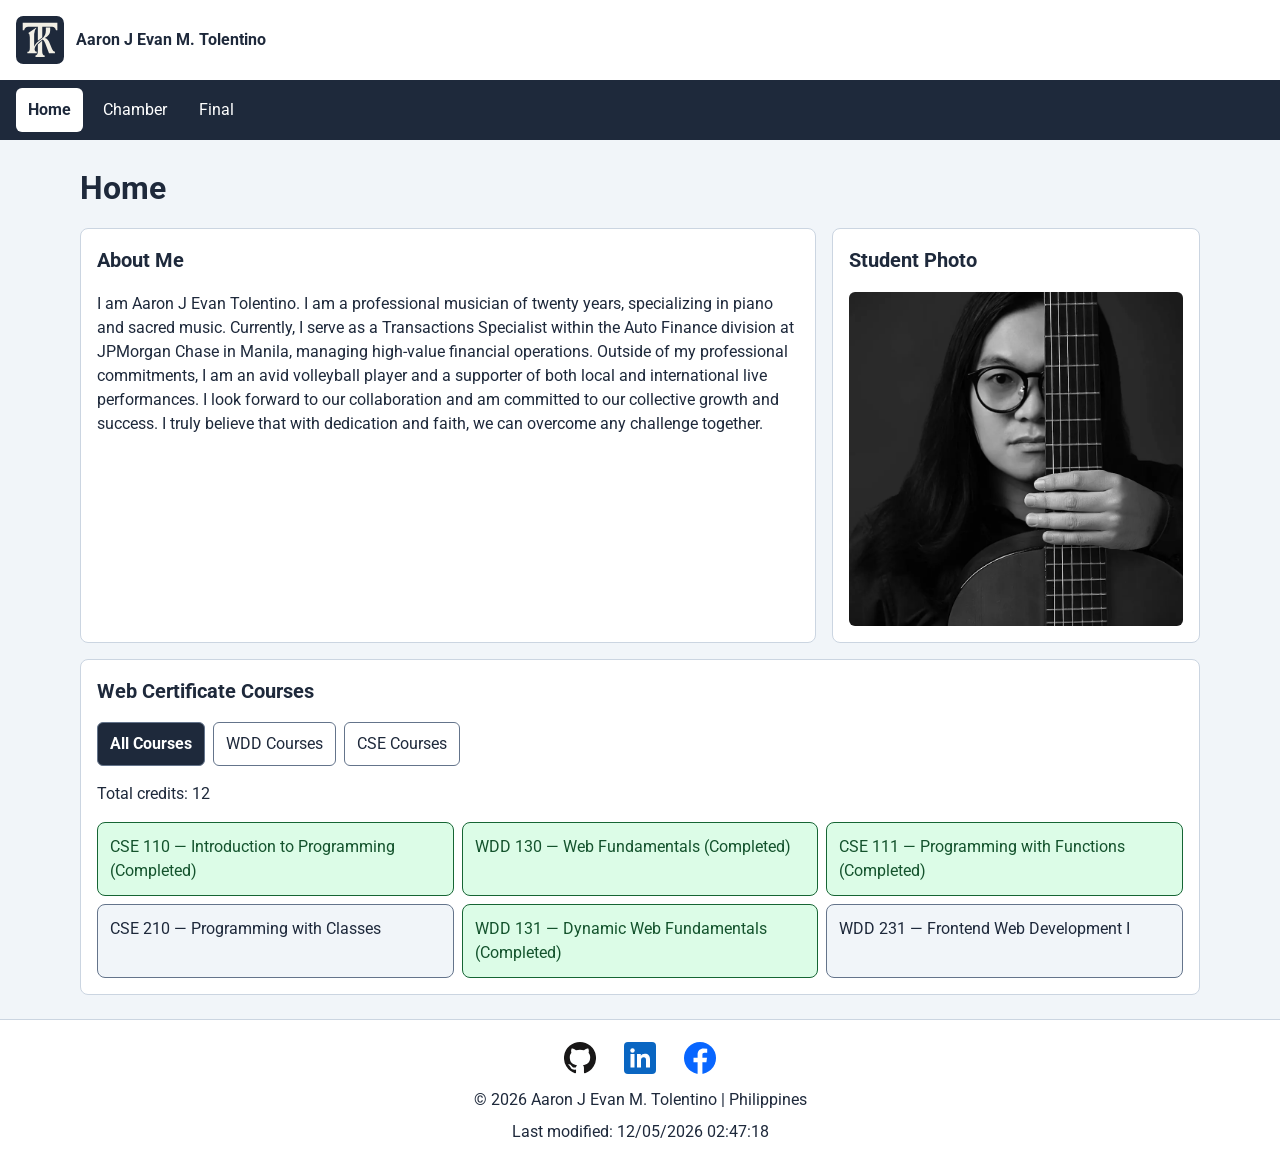
<file: index.html>
<!DOCTYPE html>
<html lang="en">

<head>
    <meta charset="UTF-8">
    <meta name="viewport" content="width=device-width, initial-scale=1.0">
    <meta name="description" content="My WDD 231 course home page and web development projects.">
    <meta name="author" content="Aaron J Evan M. Tolentino">
    <title>Home | WDD 231 | Aaron J Evan M. Tolentino</title>
    <meta property="og:title" content="WDD 231: Web Frontend Development I | Aaron J Evan Tolentino">
    <meta property="og:description"
        content="Meet Aaron J Evan Tolentino, a musician, banker, and volleyball enthusiast based in Manila. Explore his web development coursework and resources.">
    <meta property="og:image" content="https://jettolentino25.github.io/wdd231/images/profile.webp">
    <meta property="og:url" content="https://jettolentino25.github.io/wdd231/">

    <link rel="icon" href="favicon.ico">
    <link rel="preconnect" href="https://fonts.googleapis.com">
    <link rel="preconnect" href="https://fonts.gstatic.com" crossorigin>
    <link rel="stylesheet" href="https://fonts.googleapis.com/css2?family=Roboto:wght@400;700&amp;display=swap">
    <link rel="stylesheet" href="styles/normalize.css">
    <link rel="stylesheet" href="styles/small.css">
    <link rel="stylesheet" href="styles/larger.css">

    <script src="scripts/course.js" defer></script>
    <script src="scripts/date.js" defer></script>
    <script src="scripts/navigation.js" defer></script>
</head>

<body>
    <header>
        <img src="images/logo.svg" alt="" width="48" height="48">
        <span>Aaron J Evan M. Tolentino</span>

        <button type="button" id="menu-button" aria-controls="main-nav" aria-expanded="false"
            aria-label="Toggle navigation" hidden>
            ☰
        </button>
    </header>

    <nav id="main-nav" aria-label="Main navigation">
        <a href="index.html" aria-current="page">Home</a>
        <a href="chamber/">Chamber</a>
        <a href="final/">Final</a>
    </nav>

    <main>
        <h1>Home</h1>

        <section>
            <h2>About Me</h2>
            <p>
                I am Aaron J Evan Tolentino. I am a professional musician of twenty years,
                specializing in piano and sacred music. Currently, I serve as a Transactions
                Specialist within the Auto Finance division at JPMorgan Chase in Manila, managing
                high-value financial operations. Outside of my professional commitments, I am an
                avid volleyball player and a supporter of both local and international live
                performances. I look forward to our collaboration and am committed to our collective
                growth and success. I truly believe that with dedication and faith, we can overcome
                any challenge together.
            </p>
        </section>

        <section>
            <h2>Student Photo</h2>
            <img src="images/profile.webp" alt="Portrait of Aaron J Evan M. Tolentino" width="900" height="900">
        </section>

        <section class="courses-section">
            <h2>Web Certificate Courses</h2>

            <div class="course-filters" role="group" aria-label="Filter courses">
                <button type="button" data-filter="all" aria-pressed="true">All Courses</button>
                <button type="button" data-filter="WDD" aria-pressed="false">WDD Courses</button>
                <button type="button" data-filter="CSE" aria-pressed="false">CSE Courses</button>
            </div>

            <p aria-live="polite" aria-atomic="true">
                Total credits: <span id="total-credits">0</span>
            </p>
            <div id="course-list"></div>
        </section>
    </main>

    <footer>
        <div class="social-links">
            <a href="https://github.com/jettolentino25/wdd231">
                <img src="images/github.svg" alt="WDD 231 GitHub repository" width="32" height="32">
            </a>
            <a href="https://www.linkedin.com/in/aaron-j-evan-tolentino/">
                <img src="images/linkedin.svg" alt="LinkedIn profile" width="32" height="32">
            </a>
            <a href="https://www.facebook.com/aaronjevan.tolentino">
                <img src="images/facebook.svg" alt="Facebook profile" width="32" height="32">
            </a>
        </div>

        <p>&copy; <span id="currentyear"></span> Aaron J Evan M. Tolentino | Philippines</p>
        <p id="lastModified"></p>
    </footer>
</body>

</html>
</file>
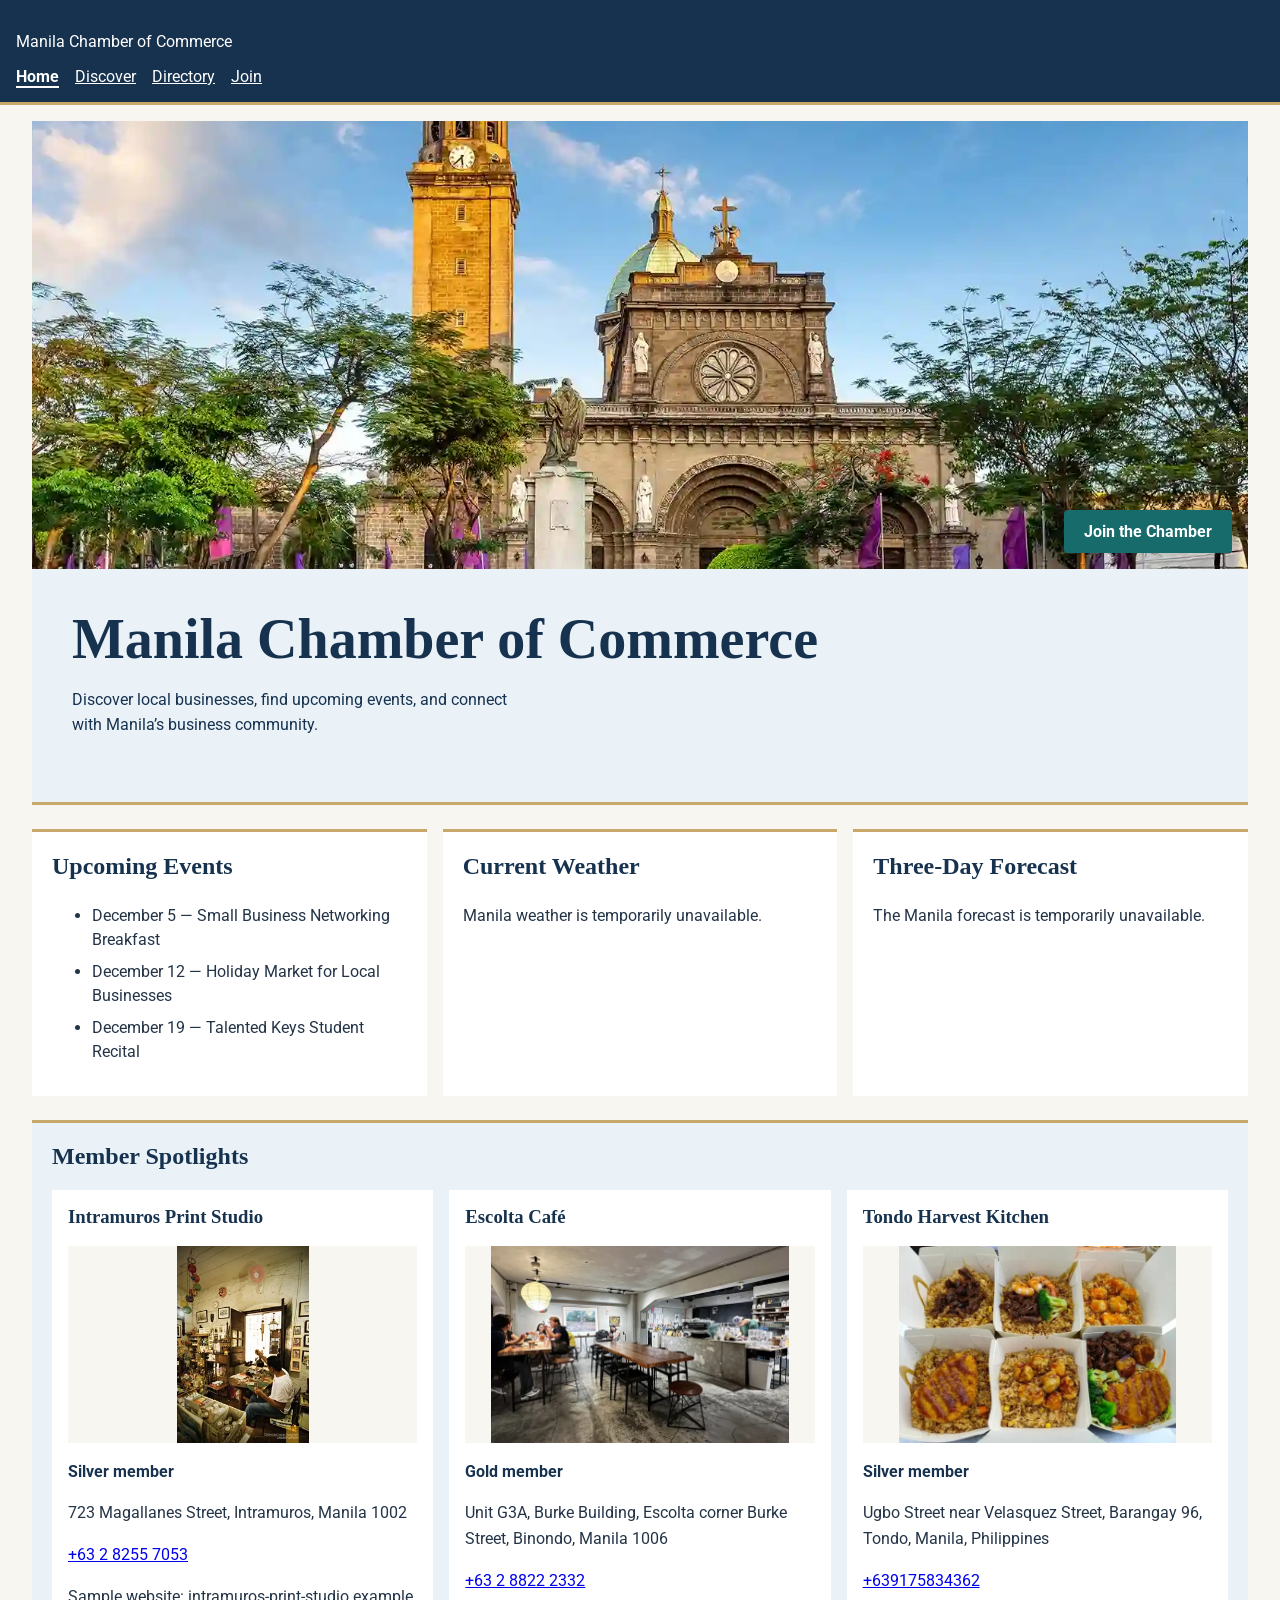
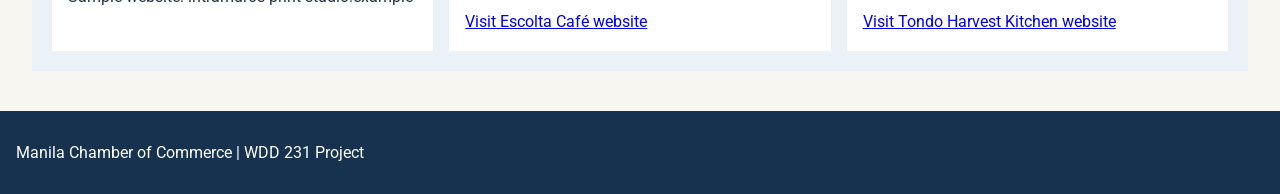
<file: chamber/index.html>
<!DOCTYPE html>
<html lang="en">

<head>
    <meta charset="UTF-8">
    <meta name="viewport" content="width=device-width, initial-scale=1.0">
    <meta name="description" content="Explore Manila businesses, chamber events, and membership opportunities.">
    <meta name="author" content="Aaron J Evan M. Tolentino">
    <title>Home | Manila Chamber of Commerce</title>
    <meta property="og:title" content="Welcome to the Manila Chamber of Commerce">
    <meta property="og:description"
        content="Explore Manila businesses, discover upcoming chamber events, and learn how to join the Manila Chamber of Commerce.">
    <meta property="og:image" content="https://jettolentino25.github.io/wdd231/chamber/images/intramuros.webp">
    <meta property="og:url" content="https://jettolentino25.github.io/wdd231/chamber/">
    <link rel="preconnect" href="https://fonts.googleapis.com">
    <link rel="preconnect" href="https://fonts.gstatic.com" crossorigin>
    <link href="https://fonts.googleapis.com/css2?family=Roboto:wght@400;700&display=swap" rel="stylesheet">
    <link rel="stylesheet" href="styles/chamber.css">
    <link rel="stylesheet" href="styles/home.css">
    <link rel="icon" href="images/chamber-favicon.ico" sizes="32x32">
    <script src="scripts/weather.js" defer></script>
    <script src="scripts/spotlights.js" defer></script>
</head>

<body>
    <header>
        <p>Manila Chamber of Commerce</p>
        <nav aria-label="Chamber navigation">
            <a href="index.html" aria-current="page">Home</a>
            <a href="discover.html">Discover</a>
            <a href="directory.html">Directory</a>
            <a href="join.html">Join</a>
        </nav>
    </header>

    <main class="chamber-home">
        <section class="hero">
            <div class="hero-media">
                <img class="hero-image" src="images/intramuros.webp" width="1600" height="1067"
                    alt="Manila Cathedral and its bell tower in Intramuros">
                <a class="join-button" href="join.html">Join the Chamber</a>
            </div>
            <div class="hero-content">
                <h1>Manila Chamber of Commerce</h1>
                <p>Discover local businesses, find upcoming events, and connect with Manila’s business community.</p>
            </div>
        </section>

        <div class="home-info">
            <section>
                <h2>Upcoming Events</h2>
                <ul>
                    <li><time datetime="2026-12-05">December 5</time> — Small Business Networking Breakfast</li>
                    <li><time datetime="2026-12-12">December 12</time> — Holiday Market for Local Businesses</li>
                    <li><time datetime="2026-12-19">December 19</time> — Talented Keys Student Recital</li>
                </ul>
            </section>

            <section>
                <h2>Current Weather</h2>
                <p id="weather-status" role="status">Loading current conditions in Manila…</p>
            </section>

            <section>
                <h2>Three-Day Forecast</h2>
                <p id="forecast-status" role="status">Loading the Manila forecast…</p>
                <ul id="forecast-list" hidden></ul>
            </section>
        </div>

        <section class="member-spotlight">
            <h2>Member Spotlights</h2>
            <p id="spotlight-status" role="status">Loading member spotlights…</p>
            <div id="spotlight-list" class="spotlight-grid"></div>
        </section>
    </main>

    <footer>
        <p>Manila Chamber of Commerce | WDD 231 Project</p>
    </footer>
</body>

</html>
</file>
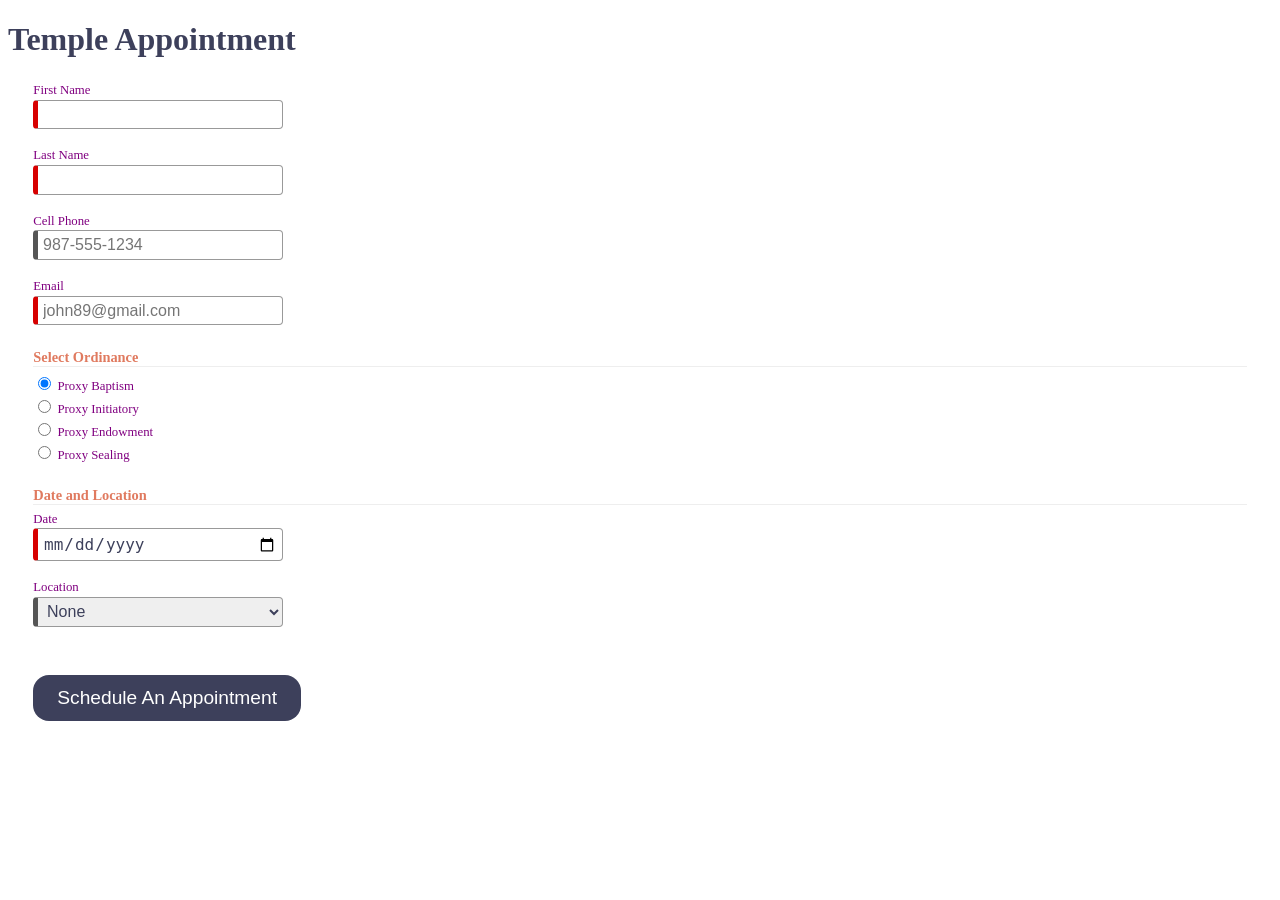
<file: startHere/index.html>
<!DOCTYPE html>
<html lang="en">

<head>
  <meta charset="UTF-8">
  <meta name="viewport" content="width=device-width, initial-scale=1.0">
  <meta name="description" content="Web Lab Start File">
  <meta name="author" content="Paul Cheney">

  <link rel="stylesheet" href="styles/small.css">
  <link rel="stylesheet" href="styles/large.css">

  <title>Web Lab Start File</title>
</head>

<body>

  <main>
    <h1>Temple Appointment</h1>

    <form method="GET" action="thanks.html" class="designOne">
      <label>First Name <input type="text" name="first" required autocomplete="given-name" title="Your First Name"></label>
        <label>Last Name <input type="text" name="last" required autocomplete="family-name" title="Your Last Name"></label>
        <label>Cell Phone <input type="tel" name="phone"  autocomplete="tel" title="A Phone Number with dashes" placeholder="987-555-1234" ></label>
        <label>Email <input type="email" name="email" required placeholder="john89@gmail.com"  title="Your Email" autocomplete="email"></label>
  

        <h3>Select Ordinance</h3>
        <label><input type="radio" name="ordinance" value="Baptism" checked> Proxy Baptism</label>
        <label><input type="radio" name="ordinance" value="Initiatory"> Proxy Initiatory</label>
        <label><input type="radio" name="ordinance" value="Endowment"> Proxy Endowment</label>
        <label><input type="radio" name="ordinance" value="Sealing"> Proxy Sealing</label>

        
        <h3>Date and Location</h3>
        <label>Date <input type="date" name="date" required></label>

        <label>Location
          <select name="location" required>
            <option value="">None</option>
            <option value="Payson">Payson</option>
            <option value="Orem">Orem</option>
            <option value="Provo City Center">Provo City Center</option>
        </label>

        <input type="submit" value="Schedule An Appointment">
    </form>

    
  </main>

</body>
</html>
</file>
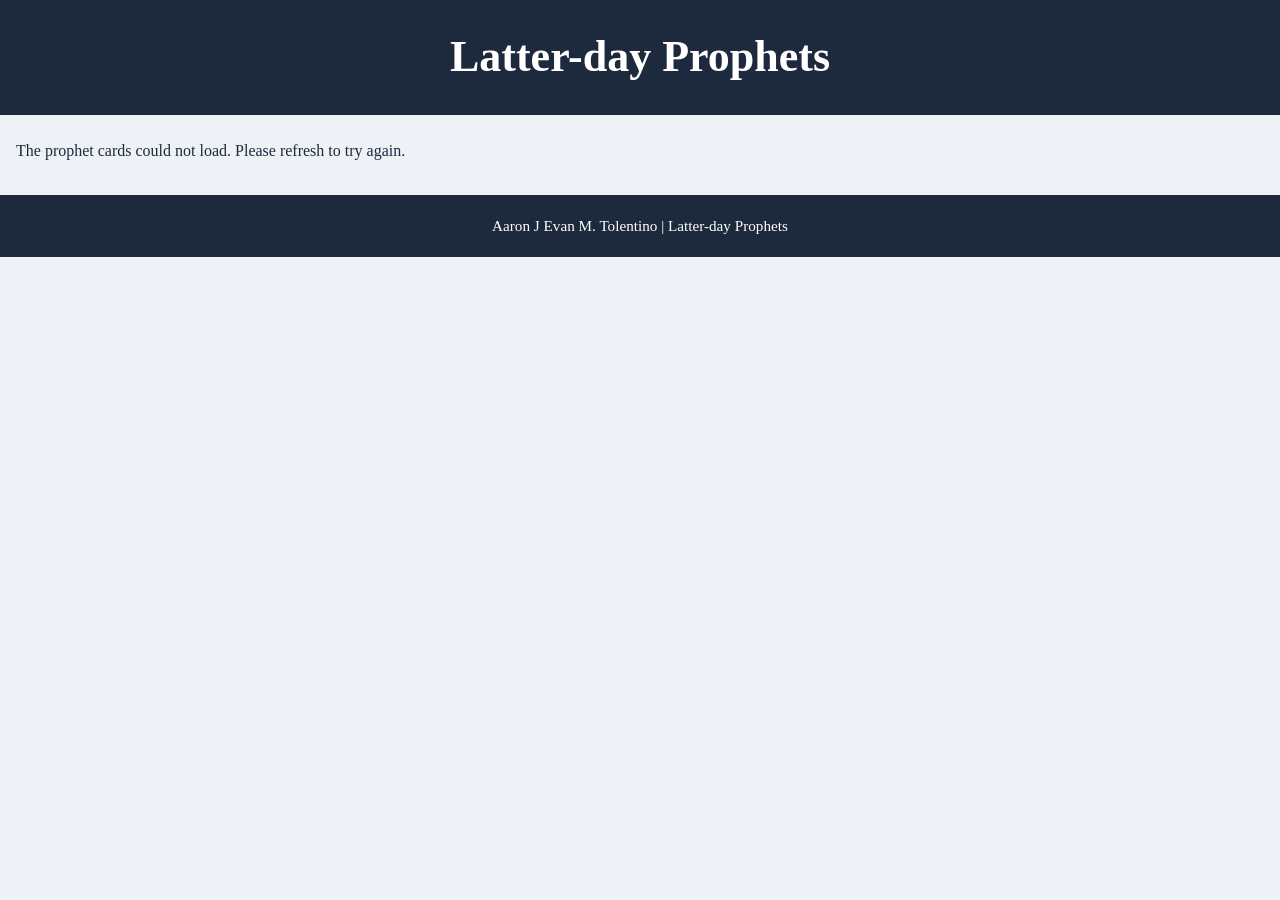
<file: prophets.html>
<!DOCTYPE html>
<html lang="en">

<head>
    <meta charset="UTF-8">
    <meta name="viewport" content="width=device-width, initial-scale=1.0">
    <meta name="description" content="Explore portraits and biographical details of Latter-day prophets.">
    <meta name="author" content="Aaron J Evan M. Tolentino">
    <title>Latter-day Prophets</title>
    <link rel="stylesheet" href="styles/prophets.css">
    <script src="scripts/prophets.js" defer></script>
</head>

<body>
    <header>
        <h1>Latter-day Prophets</h1>
    </header>

    <main>
        <div id="cards"></div>
    </main>

    <footer>
        <p>Aaron J Evan M. Tolentino | Latter-day Prophets</p>
    </footer>
</body>

</html>
</file>
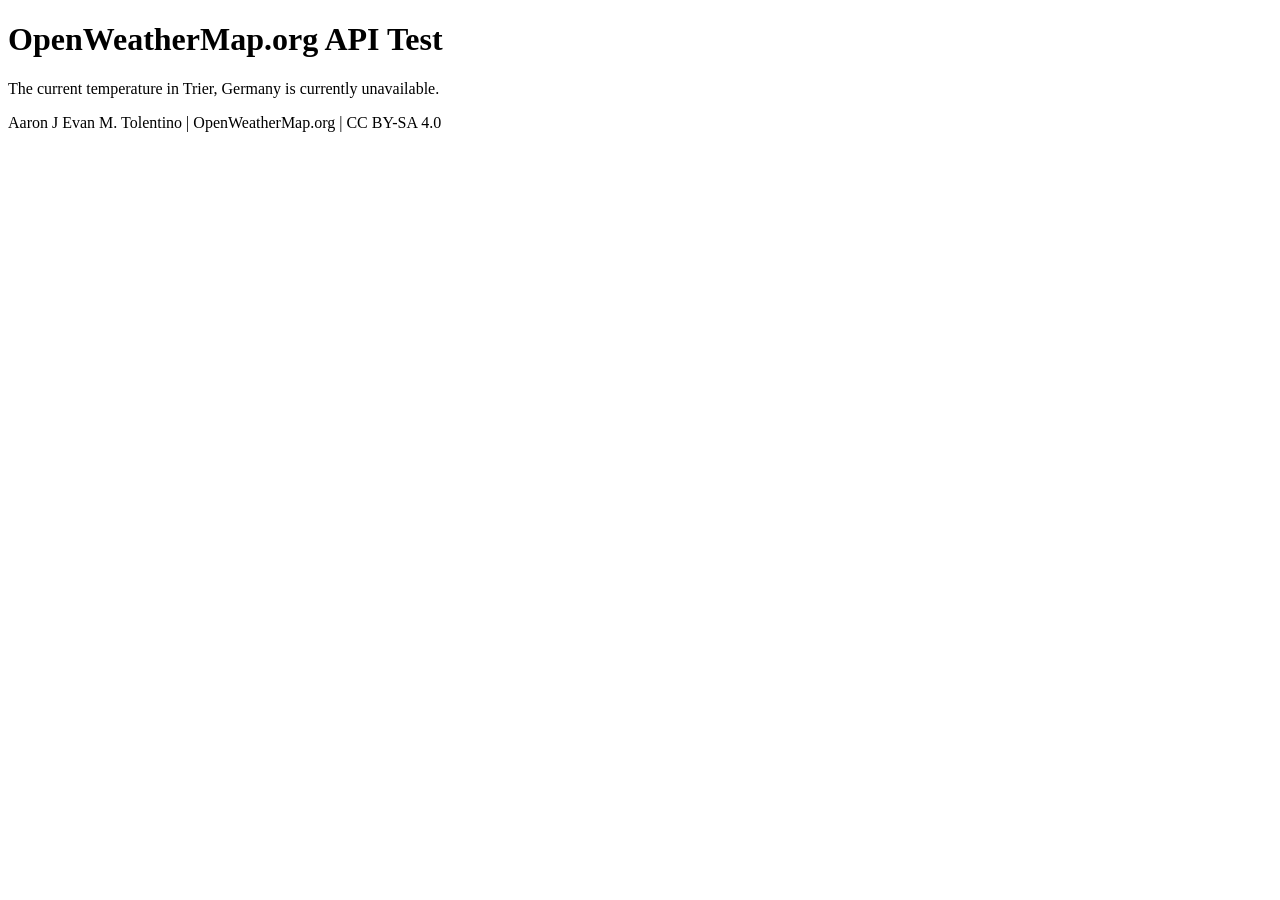
<file: weather.html>
<!DOCTYPE html>
<html lang="en">
<head>
  <meta charset="UTF-8">
  <meta name="viewport" content="width=device-width, initial-scale=1.0">
  <title>Trier Weather | WDD 231</title>
  <script src="scripts/weather.js" defer></script>
</head>
<body>
  <header>
    <h1>OpenWeatherMap.org API Test</h1>
  </header>

  <main>
    <p>The current temperature in Trier, Germany is
      <span id="current-temp" aria-live="polite">loading…</span>
    </p>

    <figure hidden>
      <img id="weather-icon" alt="" width="100" height="100">
      <figcaption></figcaption>
    </figure>
  </main>

  <footer>
    Aaron J Evan M. Tolentino | OpenWeatherMap.org | CC BY-SA 4.0
  </footer>
</body>
</html>
</file>
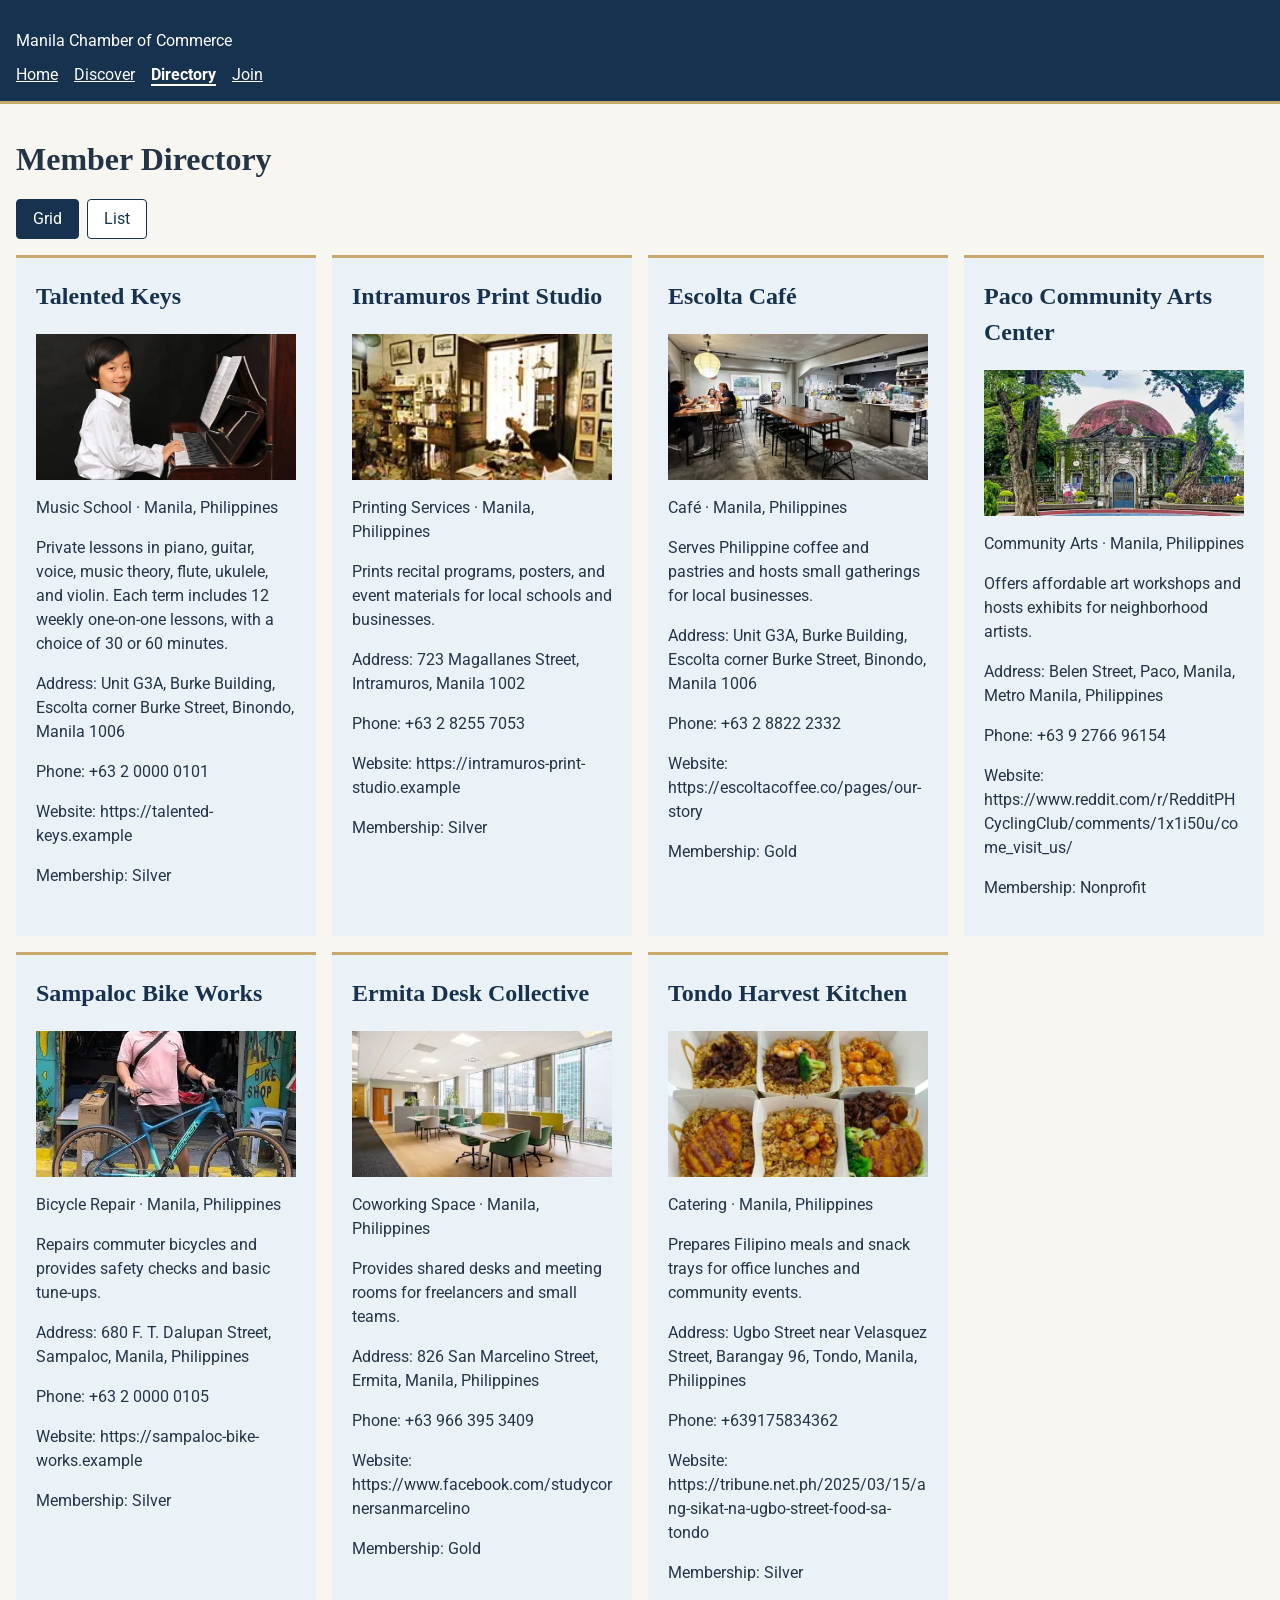
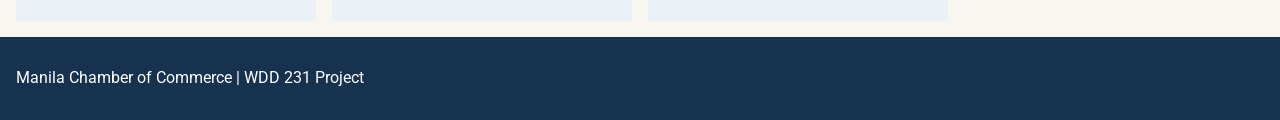
<file: chamber/directory.html>
<!DOCTYPE html>
<html lang="en">

<head>
    <meta charset="UTF-8">
    <meta name="viewport" content="width=device-width, initial-scale=1.0">
    <meta name="description" content="Find local businesses in the Manila Chamber of Commerce member directory.">
    <meta name="author" content="Aaron J Evan M. Tolentino">

    <title>Member Directory | Manila Chamber of Commerce</title>

    <meta property="og:title" content="Manila Chamber of Commerce Member Directory">
    <meta property="og:description"
        content="Discover Manila Chamber of Commerce members, including music schools, cafés, and local services.">
    <meta property="og:image" content="https://jettolentino25.github.io/wdd231/chamber/images/intramuros.webp">
    <meta property="og:url" content="https://jettolentino25.github.io/wdd231/chamber/directory.html">

    <link rel="icon" href="images/chamber-favicon.ico" sizes="32x32">
    <link rel="preconnect" href="https://fonts.googleapis.com">
    <link rel="preconnect" href="https://fonts.gstatic.com" crossorigin>
    <link rel="stylesheet" href="https://fonts.googleapis.com/css2?family=Roboto:wght@400;700&amp;display=swap">
    <link rel="stylesheet" href="../styles/normalize.css">
    <link rel="stylesheet" href="styles/chamber.css">

    <script src="scripts/directory.js" defer></script>
</head>

<body>
    <header>
        <p>Manila Chamber of Commerce</p>
        <nav aria-label="Chamber navigation">
            <a href="index.html">Home</a>
            <a href="discover.html">Discover</a>
            <a href="directory.html" aria-current="page">Directory</a>
            <a href="join.html">Join</a>
        </nav>
    </header>

    <main>
        <h1>Member Directory</h1>

        <div class="directory-controls" role="group" aria-label="Directory view">
            <button type="button" id="grid-view" aria-pressed="true" aria-controls="member-list">
                Grid
            </button>
            <button type="button" id="list-view" aria-pressed="false" aria-controls="member-list">
                List
            </button>
        </div>

        <div id="member-list"></div>
    </main>

    <footer>
        <p>Manila Chamber of Commerce | WDD 231 Project</p>
    </footer>
</body>

</html>
</file>
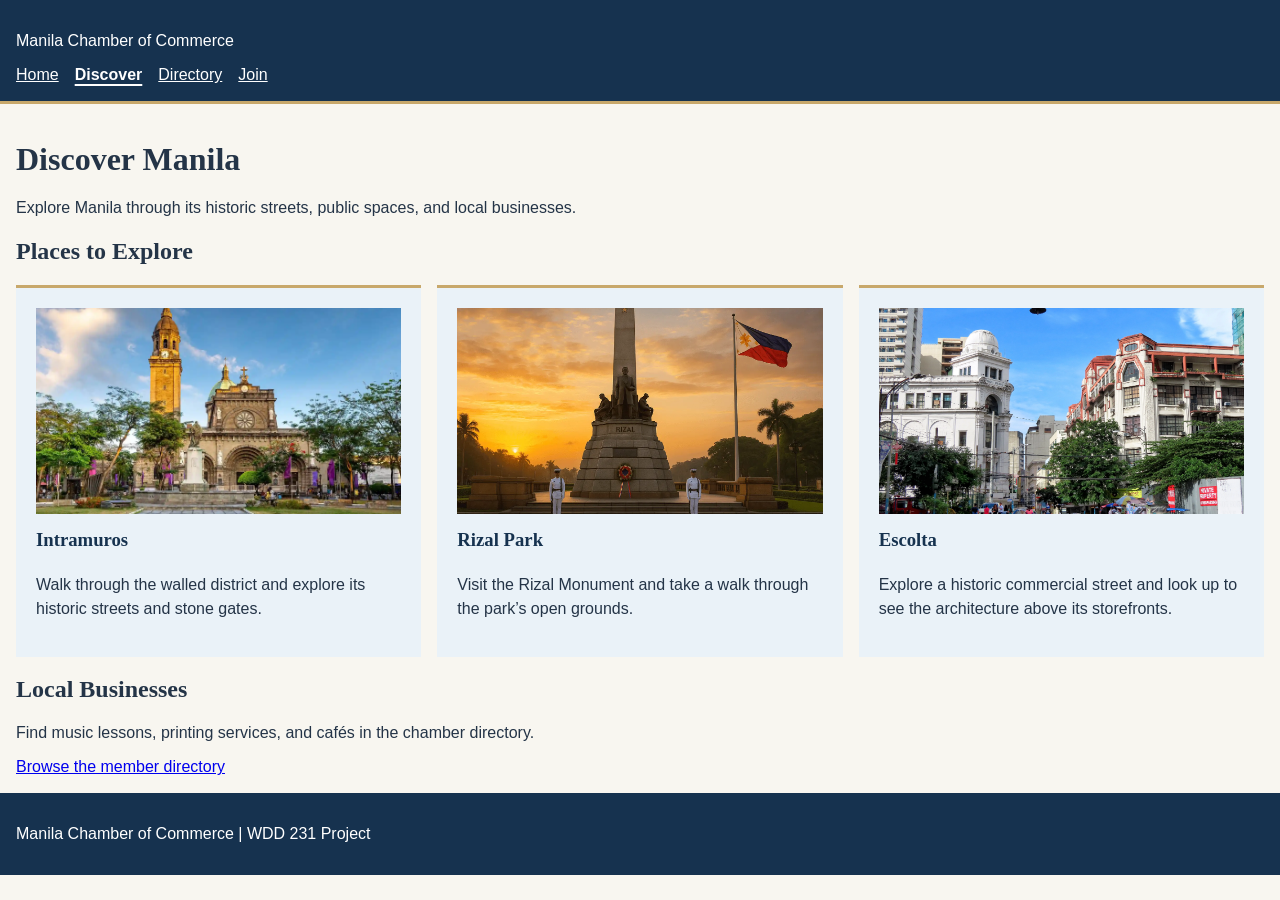
<file: chamber/discover.html>
<!DOCTYPE html>
<html lang="en">

<head>
    <meta charset="UTF-8">
    <meta name="viewport" content="width=device-width, initial-scale=1.0">
    <meta name="description" content="Explore Manila’s heritage, neighborhoods, and local businesses.">
    <meta name="author" content="Aaron J Evan M. Tolentino">
    <title>Discover | Manila Chamber of Commerce</title>
    <link rel="stylesheet" href="styles/chamber.css">
    <link rel="stylesheet" href="../styles/normalize.css">
    <link rel="icon" href="images/chamber-favicon.ico" sizes="32x32">
</head>

<body>
    <header>
        <p>Manila Chamber of Commerce</p>
        <nav aria-label="Chamber navigation">
            <a href="index.html">Home</a>
            <a href="discover.html" aria-current="page">Discover</a>
            <a href="directory.html">Directory</a>
            <a href="join.html">Join</a>
        </nav>
    </header>

    <main>
        <h1>Discover Manila</h1>
        <p>Explore Manila through its historic streets, public spaces, and local businesses.</p>

        <section>
            <h2>Places to Explore</h2>
            <div class="discover-grid">
                <article>
                    <img src="images/intramuros.webp"
                        alt="Manila Cathedral and its bell tower in Intramuros" loading="lazy">
                    <h3>Intramuros</h3>
                    <p>Walk through the walled district and explore its historic streets and stone gates.</p>
                </article>

                <article>
                    <img src="images/rizal.webp"
                        alt="Rizal Monument beside the Philippine flag at sunset" loading="lazy">
                    <h3>Rizal Park</h3>
                    <p>Visit the Rizal Monument and take a walk through the park’s open grounds.</p>
                </article>

                <article>
                    <img src="images/escolta.webp"
                        alt="Historic storefronts and the white-domed Regina Building on Escolta Street" loading="lazy">
                    <h3>Escolta</h3>
                    <p>Explore a historic commercial street and look up to see the architecture above its storefronts.</p>
                </article>
            </div>
        </section>

        <section>
            <h2>Local Businesses</h2>
            <p>Find music lessons, printing services, and cafés in the chamber directory.</p>
            <a href="directory.html">Browse the member directory</a>
        </section>
    </main>

    <footer>
        <p>Manila Chamber of Commerce | WDD 231 Project</p>
    </footer>
</body>

</html>
</file>
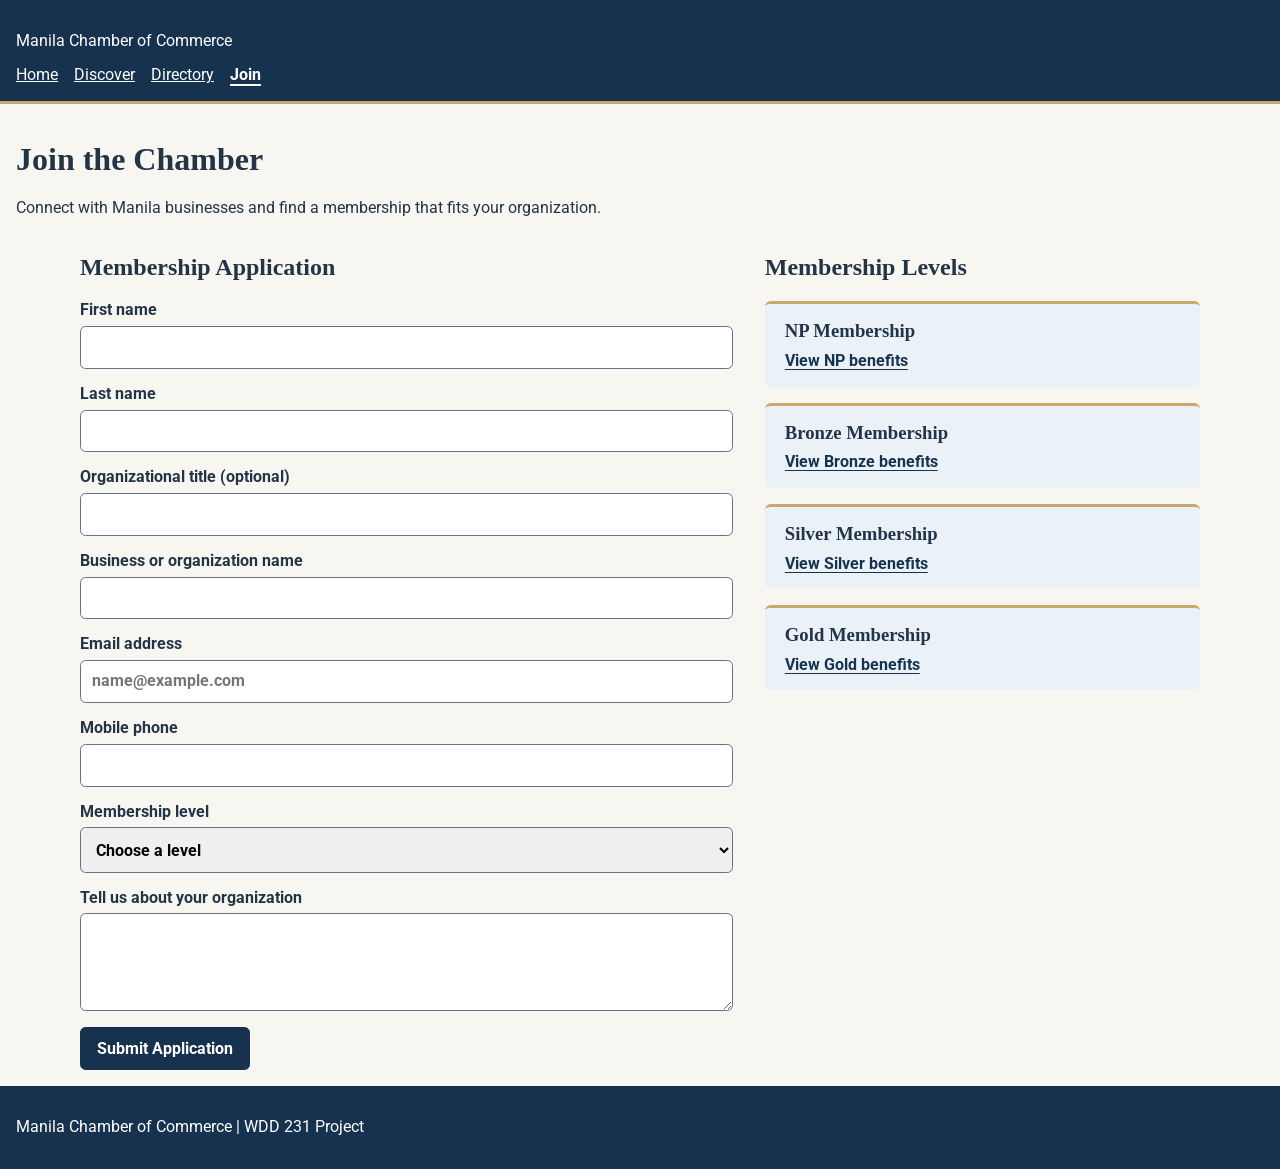
<file: chamber/join.html>
<!DOCTYPE html>
<html lang="en">

<head>
    <meta charset="UTF-8">
    <meta name="viewport" content="width=device-width, initial-scale=1.0">
    <meta name="description" content="Explore Manila Chamber of Commerce membership options and learn how to apply.">
    <meta name="author" content="Aaron J Evan M. Tolentino">
    <title>Join | Manila Chamber of Commerce</title>
    <meta property="og:title" content="Join the Manila Chamber of Commerce">
    <meta property="og:description"
        content="Explore four membership levels and apply to connect with Manila’s business community.">
    <meta property="og:image" content="https://jettolentino25.github.io/wdd231/chamber/images/intramuros.webp">
    <meta property="og:url" content="https://jettolentino25.github.io/wdd231/chamber/join.html">
    <link rel="preconnect" href="https://fonts.googleapis.com">
    <link rel="preconnect" href="https://fonts.gstatic.com" crossorigin>
    <link rel="stylesheet" href="https://fonts.googleapis.com/css2?family=Roboto:wght@400;700&amp;display=swap">
    <link rel="stylesheet" href="styles/chamber.css">
    <link rel="stylesheet" href="../styles/normalize.css">
    <link rel="stylesheet" href="styles/join.css">
    <link rel="icon" href="images/chamber-favicon.ico" sizes="32x32">
    <script src="scripts/join.js" defer></script>
</head>

<body>
    <header>
        <p>Manila Chamber of Commerce</p>
        <nav aria-label="Chamber navigation">
            <a href="index.html">Home</a>
            <a href="discover.html">Discover</a>
            <a href="directory.html">Directory</a>
            <a href="join.html" aria-current="page">Join</a>
        </nav>
    </header>

    <main>
        <h1>Join the Chamber</h1>
        <p>Connect with Manila businesses and find a membership that fits your organization.</p>

        <div class="join-layout">
            <section>
                <h2>Membership Application</h2>

                <form action="thankyou.html" method="get">
                    <p>
                        <label for="first-name">
                            First name
                            <input type="text" id="first-name" name="firstName" autocomplete="given-name"
                                title="Enter your first name" required>
                        </label>
                    </p>
                    <p>
                        <label for="last-name">
                            Last name
                            <input type="text" id="last-name" name="lastName" autocomplete="family-name"
                                title="Enter your last name" required>
                        </label>
                    </p>
                    <p>
                        <label for="organization-title">
                            Organizational title (optional)
                            <input type="text" id="organization-title" name="organizationTitle"
                                autocomplete="organization-title" pattern="[A-Za-z \-]{7,}"
                                title="Enter at least 7 characters using letters, spaces, or hyphens.">
                        </label>
                    </p>
                    <p>
                        <label for="organization">
                            Business or organization name
                            <input type="text" id="organization" name="organization" autocomplete="organization"
                                title="Enter your business or organization name" required>
                        </label>
                    </p>
                    <p>
                        <label for="email">
                            Email address
                            <input type="email" id="email" name="email" autocomplete="email"
                                title="Enter your email address" placeholder="name@example.com" required>
                        </label>
                    </p>
                    <p>
                        <label for="phone">
                            Mobile phone
                            <input type="tel" id="phone" name="phone" autocomplete="tel"
                                title="Enter your mobile phone number" required>
                        </label>
                    </p>
                    <p>
                        <label for="membership">
                            Membership level
                            <select id="membership" name="membership" title="Choose a membership level" required>
                                <option value="">Choose a level</option>
                                <option value="np">NP Membership (no fee)</option>
                                <option value="bronze">Bronze Membership</option>
                                <option value="silver">Silver Membership</option>
                                <option value="gold">Gold Membership</option>
                            </select>
                        </label>
                    </p>
                    <p>
                        <label for="description">
                            Tell us about your organization
                            <textarea id="description" name="description" rows="4"
                                title="Describe your business or organization"></textarea>
                        </label>
                    </p>

                    <input type="hidden" id="timestamp" name="timestamp">
                    <input type="submit" value="Submit Application">
                </form>
            </section>

            <section>
                <h2>Membership Levels</h2>
                <div class="membership-cards">
                    <article class="membership-card">
                        <h3>NP Membership</h3>
                        <a href="#np-details" aria-haspopup="dialog">View NP benefits</a>
                    </article>
                    <article class="membership-card">
                        <h3>Bronze Membership</h3>
                        <a href="#bronze-details" aria-haspopup="dialog">View Bronze benefits</a>
                    </article>
                    <article class="membership-card">
                        <h3>Silver Membership</h3>
                        <a href="#silver-details" aria-haspopup="dialog">View Silver benefits</a>
                    </article>
                    <article class="membership-card">
                        <h3>Gold Membership</h3>
                        <a href="#gold-details" aria-haspopup="dialog">View Gold benefits</a>
                    </article>
                </div>
            </section>
        </div>

        <dialog id="np-details" aria-labelledby="np-title">
            <h2 id="np-title">NP Membership</h2>
            <p>No fee. Available to nonprofit organizations.</p>
            <ul>
                <li>Chamber directory listing</li>
                <li>Invitations to community networking events</li>
            </ul>
            <button type="button" class="close-dialog">Close</button>
        </dialog>

        <dialog id="bronze-details" aria-labelledby="bronze-title">
            <h2 id="bronze-title">Bronze Membership</h2>
            <p>₱2,000 per year</p>
            <ul>
                <li>Directory listing and networking invitations</li>
                <li>Discounted admission to chamber workshops</li>
            </ul>
            <button type="button" class="close-dialog">Close</button>
        </dialog>

        <dialog id="silver-details" aria-labelledby="silver-title">
            <h2 id="silver-title">Silver Membership</h2>
            <p>₱5,000 per year</p>
            <ul>
                <li>All Bronze benefits</li>
                <li>Business promotion in the chamber newsletter</li>
                <li>Eligibility for a homepage spotlight</li>
            </ul>
            <button type="button" class="close-dialog">Close</button>
        </dialog>

        <dialog id="gold-details" aria-labelledby="gold-title">
            <h2 id="gold-title">Gold Membership</h2>
            <p>₱10,000 per year</p>
            <ul>
                <li>All Silver benefits</li>
                <li>Priority homepage spotlight placement</li>
                <li>Complimentary admission to selected chamber events</li>
            </ul>
            <button type="button" class="close-dialog">Close</button>
        </dialog>
    </main>

    <footer>
        <p>Manila Chamber of Commerce | WDD 231 Project</p>
    </footer>
</body>

</html>
</file>
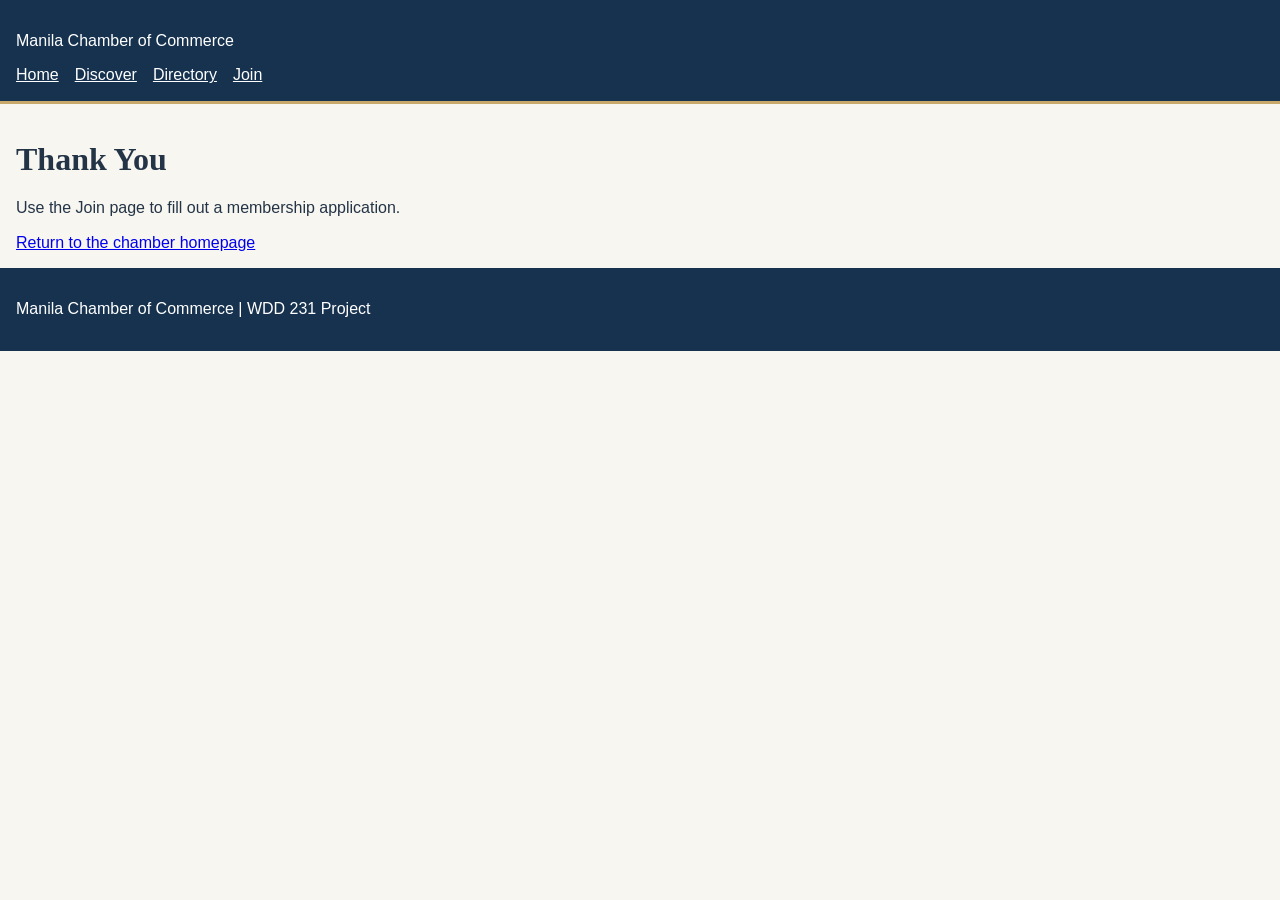
<file: chamber/thankyou.html>
<!DOCTYPE html>
<html lang="en">

<head>
    <meta charset="UTF-8">
    <meta name="viewport" content="width=device-width, initial-scale=1.0">
    <title>Thank You | Manila Chamber of Commerce</title>
    <link rel="stylesheet" href="styles/chamber.css">
    <link rel="stylesheet" href="../styles/normalize.css">
    <link rel="icon" href="images/chamber-favicon.ico" sizes="32x32">
    <script src="scripts/thankyou.js" defer></script>
</head>

<body>
    <header>
        <p>Manila Chamber of Commerce</p>
        <nav aria-label="Chamber navigation">
            <a href="index.html">Home</a>
            <a href="discover.html">Discover</a>
            <a href="directory.html">Directory</a>
            <a href="join.html">Join</a>
        </nav>
    </header>

    <main>
        <h1>Thank You</h1>
        <p id="application-summary">Use the Join page to fill out a membership application.</p>

        <dl id="application-details" hidden>
            <dt>First name</dt>
            <dd id="result-first-name"></dd>

            <dt>Last name</dt>
            <dd id="result-last-name"></dd>

            <dt>Email address</dt>
            <dd id="result-email"></dd>

            <dt>Mobile phone</dt>
            <dd id="result-phone"></dd>

            <dt>Business or organization name</dt>
            <dd id="result-organization"></dd>

            <dt>Form opened at</dt>
            <dd id="result-timestamp"></dd>
        </dl>
        <a href="index.html">Return to the chamber homepage</a>
    </main>

    <footer>
        <p>Manila Chamber of Commerce | WDD 231 Project</p>
    </footer>
</body>

</html>
</file>
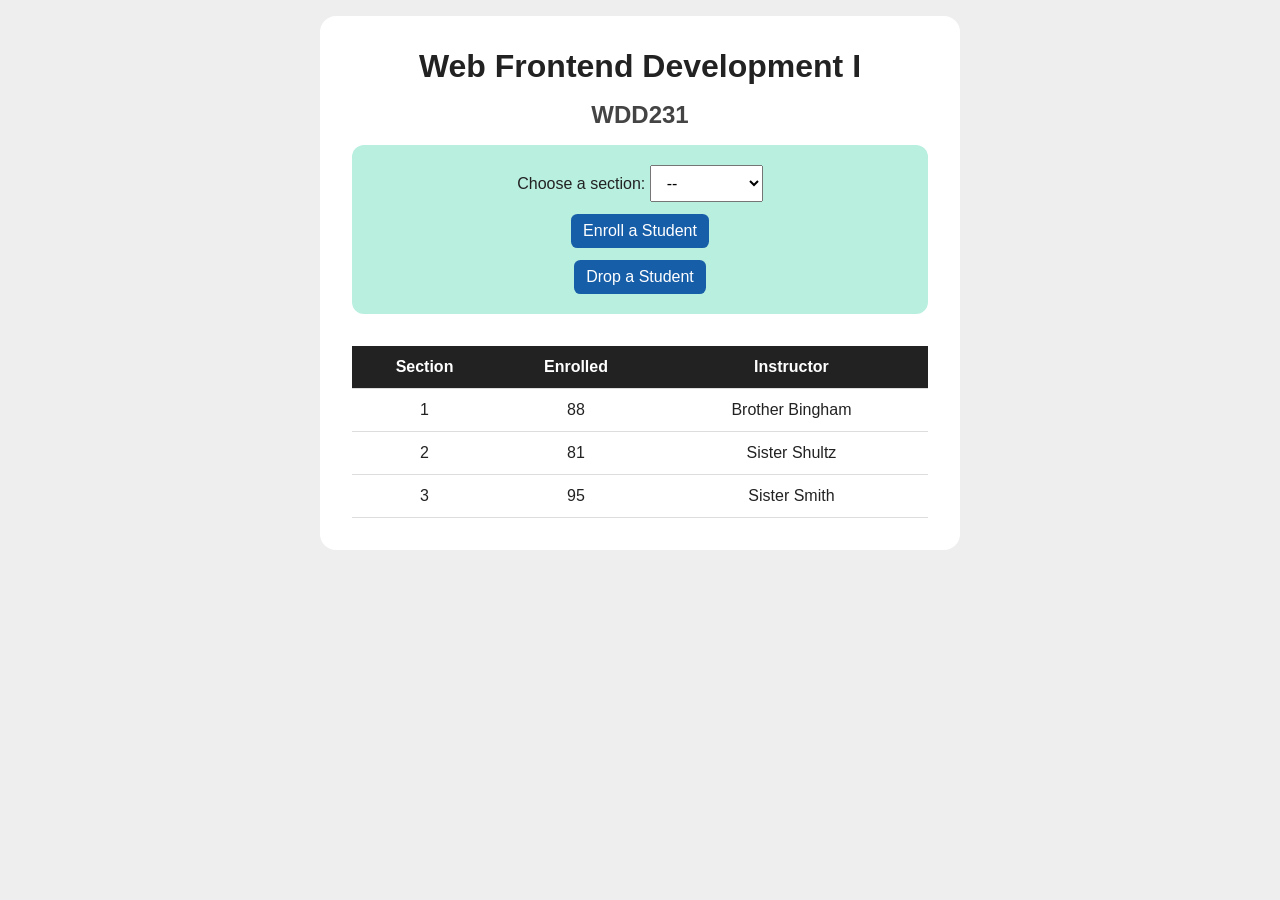
<file: week03/modules.html>
<!DOCTYPE html>
<html lang="en">
<head>
  <meta charset="UTF-8">
  <meta name="viewport" content="width=device-width, initial-scale=1.0">
  <title>WDD231 Course Enrollment</title>
  <link rel="stylesheet" href="styles/modules.css">
  <script type="module" src="scripts/modules.mjs"></script>
</head>
<body>
  <main>
    <h1 id="courseName"></h1>
    <h2 id="courseCode"></h2>

    <div id="enrollment">
      <label for="sectionNumber">Choose a section:</label>
      <select id="sectionNumber">
        <option value="0" disabled selected>--</option>
      </select>

      <button type="button" id="enrollStudent">Enroll a Student</button>
      <button type="button" id="dropStudent">Drop a Student</button>
    </div>

    <table>
      <thead>
        <tr>
          <th scope="col">Section</th>
          <th scope="col">Enrolled</th>
          <th scope="col">Instructor</th>
        </tr>
      </thead>
      <tbody id="sections"></tbody>
    </table>
  </main>
</body>
</html>
</file>
<file: styles/small.css>
body {
    background-color: #f1f5f9;
    color: #1e293b;
    font-family: "Roboto", Arial, sans-serif;
    line-height: 1.5;
}

/* Header and navigation */
header {
    display: flex;
    align-items: center;
    gap: 0.75rem;
    padding: 1rem;
    background-color: #fff;
    font-weight: 700;
}

header img {
    flex-shrink: 0;
}

#menu-button {
    min-width: 44px;
    min-height: 44px;
    margin-inline-start: auto;
    border: 1px solid #64748b;
    border-radius: 0.5rem;
    background-color: #fff;
    color: #1e293b;
    cursor: pointer;
}

#main-nav {
    padding: 0.5rem 1rem;
    background-color: #1e293b;
}

#main-nav.menu-ready:not(.is-open) {
    display: none;
}

#main-nav a {
    display: block;
    padding: 0.625rem 0.75rem;
    border-radius: 0.375rem;
    color: #fff;
    text-decoration: none;
}

#main-nav a[aria-current="page"] {
    background-color: #fff;
    color: #1e293b;
    font-weight: 700;
}

#main-nav a:hover {
    text-decoration: underline;
    text-underline-offset: 0.25em;
}

/* Main content */
main {
    max-width: 70rem;
    margin-inline: auto;
    padding: 1.5rem 1rem;
}

h1 {
    margin: 0 0 1rem;
}

main section {
    margin-bottom: 1rem;
    padding: 1rem;
    border: 1px solid #cbd5e1;
    border-radius: 0.5rem;
    background-color: #fff;
}

main h2 {
    margin-top: 0;
    font-size: 1.25rem;
}

main img {
    display: block;
    max-width: 100%;
    height: auto;
    border-radius: 0.375rem;
}

/* Course filters and cards */
.course-filters {
    display: flex;
    flex-wrap: wrap;
    gap: 0.5rem;
}

.course-filters button {
    min-height: 44px;
    padding: 0.5rem 0.75rem;
    border: 1px solid #64748b;
    border-radius: 0.375rem;
    background-color: #fff;
    color: #1e293b;
    cursor: pointer;
}

.course-filters button[aria-pressed="true"] {
    background-color: #1e293b;
    color: #fff;
    font-weight: 700;
}

#course-list {
    display: grid;
    gap: 0.5rem;
}

.course-card {
    margin: 0;
    padding: 0.75rem;
    border: 1px solid #64748b;
    border-radius: 0.5rem;
    background-color: #f1f5f9;
    color: #1e293b;
}

.course-card.completed {
    border-color: #166534;
    background-color: #dcfce7;
    color: #14532d;
}

/* Footer */
footer {
    padding: 1rem;
    border-top: 1px solid #cbd5e1;
    background-color: #fff;
    text-align: center;
}

footer p {
    margin: 0.5rem 0 0;
}

.social-links {
    display: flex;
    justify-content: center;
    gap: 1rem;
}

.social-links a {
    display: grid;
    min-width: 44px;
    min-height: 44px;
    place-items: center;
}
</file>
<file: styles/larger.css>
@media (min-width: 768px) {
    #menu-button {
        display: none;
    }

    #main-nav,
    #main-nav.menu-ready:not(.is-open) {
        display: flex;
        gap: 0.5rem;
    }

    main {
        display: grid;
        grid-template-columns: minmax(0, 2fr) minmax(0, 1fr);
        gap: 1rem;
    }

    main>h1,
    .courses-section {
        grid-column: 1 / -1;
    }

    main>h1,
    main section {
        margin-bottom: 0;
    }

    #course-list {
        grid-template-columns: repeat(3, minmax(0, 1fr));
    }
}
</file>
<file: chamber/styles/chamber.css>
body {
    margin: 0;
    background-color: #f8f6f0;
    color: #243447;
    font-family: Roboto, Arial, sans-serif;
}

h1,
h2,
h3 {
    font-family: Georgia, serif;
}

header,
footer {
    padding: 1rem;
    background-color: #16324f;
    color: white;
}

header {
    border-bottom: 3px solid #c8a86b;
}

nav {
    display: flex;
    flex-wrap: wrap;
    gap: 1rem;
}

nav a {
    color: inherit;
}

nav a[aria-current="page"] {
    font-weight: 700;
    text-decoration-thickness: 0.15em;
    text-underline-offset: 0.25em;
}

main {
    padding: 1rem;
}

.member-spotlight {
    margin-block: 1.5rem;
    padding: 1.25rem;
    border-top: 3px solid #c8a86b;
    background-color: #eaf2f8;
}

.member-spotlight h2,
.member-spotlight h3 {
    margin-top: 0;
    color: #16324f;
}

.member-spotlight p {
    max-width: 60ch;
    margin-bottom: 0;
    line-height: 1.6;
}

.hero {
    padding: clamp(2rem, 5vw, 4rem) clamp(1rem, 4vw, 2.5rem);
    border-bottom: 3px solid #c8a86b;
    background-color: #eaf2f8;
    color: #16324f;
}

.hero h1 {
    margin: 0;
    font-size: clamp(2rem, 5vw, 3.5rem);
    line-height: 1.1;
}

.hero p {
    max-width: 52ch;
    margin: 1rem 0 1.5rem;
    line-height: 1.6;
}

.join-button {
    display: inline-block;
    padding: 0.75rem 1.25rem;
    border-radius: 0.25rem;
    background-color: #176b6b;
    color: white;
    font-weight: bold;
    text-decoration: none;
}

.join-button:hover {
    background-color: #105454;
}

.join-button:focus-visible {
    outline: 3px solid #16324f;
    outline-offset: 3px;
}

.home-info {
    display: grid;
    gap: 1rem;
    margin-top: 1.5rem;
}

@media (min-width: 700px) {
    .home-info {
        grid-template-columns: 1fr 1fr;
    }
}

.directory-controls {
    display: flex;
    flex-wrap: wrap;
    gap: 0.5rem;
    margin-bottom: 1rem;
}

.directory-controls button {
    padding: 0.6rem 1rem;
    border: 1px solid #16324f;
    border-radius: 0.25rem;
    background-color: white;
    color: #16324f;
    font: inherit;
    cursor: pointer;
}

.directory-controls button[aria-pressed="true"] {
    background-color: #16324f;
    color: white;
}

.directory-controls button:focus-visible {
    outline: 3px solid #176b6b;
    outline-offset: 3px;
}

#member-list {
    display: grid;
    gap: 1rem;
    grid-template-columns: repeat(auto-fit, minmax(min(100%, 280px), 1fr));
}

#member-list > section {
    padding: 1.25rem;
    border-top: 3px solid #c8a86b;
    background-color: #eaf2f8;
    line-height: 1.5;
    overflow-wrap: anywhere;
}

#member-list h2 {
    margin-top: 0;
    color: #16324f;
}

.member-image {
    display: block;
    width: 100%;
    aspect-ratio: 16 / 9;
    object-fit: cover;
}

#member-list.list-view {
    grid-template-columns: minmax(0, 1fr);
}

#member-list.list-view .member-image {
    display: none;
}

.discover-grid {
    display: grid;
    grid-template-columns: repeat(auto-fit, minmax(min(100%, 240px), 1fr));
    gap: 1rem;
}

.discover-grid > article {
    padding: 1.25rem;
    border-top: 3px solid #c8a86b;
    background-color: #eaf2f8;
    line-height: 1.5;
}

.discover-grid h3 {
    margin-top: 0;
    color: #16324f;
}

.discover-grid img {
    display: block;
    width: 100%;
    aspect-ratio: 16 / 9;
    object-fit: cover;
    margin-bottom: 0.75rem;
}
</file>
<file: chamber/styles/home.css>
.chamber-home {
    max-width: 76rem;
    margin-inline: auto;
}

.chamber-home .hero {
    padding: 0;
}

.hero-media {
    position: relative;
}

.hero-media .join-button {
    position: absolute;
    inset-block-end: 1rem;
    inset-inline-end: 1rem;
}

.hero-media .join-button:focus-visible {
    outline: 3px solid white;
    box-shadow: 0 0 0 7px #16324f;
}

.hero-image {
    display: block;
    width: 100%;
    height: auto;
    max-height: 28rem;
    object-fit: cover;
}

.hero-content {
    padding: clamp(1.25rem, 4vw, 2.5rem);
}

.home-info > section {
    padding: 1rem 1.25rem;
    background-color: #fff;
    border-top: 3px solid #c8a86b;
    line-height: 1.5;
}

.home-info h2 {
    margin-top: 0;
    color: #16324f;
}

.home-info li + li {
    margin-top: 0.5rem;
}

.spotlight-grid {
    display: grid;
    gap: 1rem;
}

.spotlight-grid article {
    min-width: 0;
    padding: 1rem;
    background-color: #fff;
    overflow-wrap: anywhere;
}

.spotlight-grid img {
    display: block;
    width: 100%;
    height: auto;
    aspect-ratio: 16 / 9;
    object-fit: contain;
    background-color: #f8f6f0;
}

.spotlight-membership {
    color: #16324f;
    font-weight: bold;
}

@media (min-width: 56rem) {
    .home-info,
    .spotlight-grid {
        grid-template-columns: repeat(3, minmax(0, 1fr));
    }
}
</file>
<file: startHere/styles/small.css>
*{box-sizing: border-box;}
html {
  -webkit-text-size-adjust: 100%; 
  -ms-text-size-adjust: 100%;
}

h1 {
  color: #3D405B;
}

form {
    margin: 1rem 2%;
  
    label {
      display: block;
      font-size: .8rem;
      color: purple;
      padding-top: .2rem;
    }
    h3 {
      font-size: .9rem;
      color: #E07A5F;
      margin: 1.5rem 0 .2rem 0;
      border-bottom: 1px solid #eee;
    }
  
    input[type=text],
    input[type=tel],
    input[type=date],
    input[type=email],
    select {
      display: block;
      margin: .1rem 0 1rem 0 ;
      padding: .3rem;
      border: 1px solid #999;
      border-radius: 4px;
      border-left-width: 5px;
      border-left-color:#555;
      font-size: 1rem;
      color: #3D405B;
      width: 250px;
    }
  
    input:required {border-left-color: #d70000;}
    input:focus {border-left-color: black; outline:none;}
    input:required:valid{border-left-color: green;}
  
    input[type=submit] {
      border: none;
      text-align: center;
      background-color: #3D405B;
      color: white;
      border-radius: 1rem;
      padding: .75rem 1.5rem;
      margin: 2rem 0;
      font-size: 1.2rem;
      -webkit-appearance: none;
      appearance: none;
    }
  }
  input:-webkit-autofill{
    -webkit-text-fill-color: #3D405B;
  }
  
  #results {
    background-color: #F4F1DE;
    padding: 0 1rem;
    border: 1px solid #E07A5F;
    border-radius: 6px;
  }
</file>
<file: startHere/styles/large.css>
@media only screen and (min-width: 38rem) {


} /*end media query*/
</file>
<file: styles/prophets.css>
body {
    margin: 0;
    background-color: #eef2f6;
    color: #1d2a3d;
    font-family: Georgia, "Times New Roman", Times, serif;
    line-height: 1.5;
}

header,
footer {
    background-color: #1d2a3d;
    color: #fff;
    text-align: center;
}

header {
    padding: 2rem 1rem;
}

header h1 {
    margin: 0;
    font-size: clamp(1.75rem, 4vw, 2.75rem);
    line-height: 1.15;
}

footer {
    padding: 1.25rem 1rem;
}

footer p {
    margin: 0;
    font-size: 0.95rem;
}

main {
    max-width: 80rem;
    margin: 0 auto;
    padding: 1.5rem 1rem 2rem;
}

#cards {
    display: grid;
    gap: 1.25rem;
    grid-template-columns: repeat(auto-fit, minmax(min(100%, 280px), 1fr));
}

#cards section {
    display: flex;
    flex-direction: column;
    align-items: center;
    padding: 1.25rem;
    border: 1px solid #c7d1dd;
    border-radius: 0.75rem;
    background-color: #fff;
    box-shadow: 0 3px 10px rgb(29 42 61 / 8%);
    text-align: center;
}

#cards h2 {
    margin: 0 0 0.5rem;
    font-size: 1.35rem;
    line-height: 1.25;
}

#cards p {
    margin: 0 0 0.25rem;
    color: #405167;
}

#cards p:last-of-type {
    margin-bottom: 1rem;
}

#cards img {
    display: block;
    width: 100%;
    max-width: 240px;
    height: auto;
    aspect-ratio: 4 / 5;
    object-fit: cover;
    object-position: center top;
    margin-top: auto;
    border-radius: 0.375rem;
}
</file>
<file: chamber/styles/join.css>
.join-layout {
    display: grid;
    gap: 2rem;
    align-items: start;
    max-width: 70rem;
    margin-inline: auto;
}

.join-layout label {
    display: grid;
    gap: 0.4rem;
    font-weight: 700;
}

.join-layout :is(input:not([type="hidden"]), select, textarea) {
    box-sizing: border-box;
    max-width: 100%;
    padding: 0.7rem;
    border: 1px solid #637487;
    border-radius: 0.35rem;
    font: inherit;
}

.join-layout label :is(input, select, textarea) {
    width: 100%;
    font-weight: 400;
}

.join-layout textarea {
    resize: vertical;
}

.join-layout input[type="submit"],
.close-dialog {
    padding: 0.7rem 1rem;
    border: 1px solid #16324f;
    border-radius: 0.35rem;
    background-color: #16324f;
    color: white;
    font: inherit;
    font-weight: 700;
    cursor: pointer;
}

.membership-cards {
    display: grid;
    gap: 1rem;
}

.membership-card {
    padding: 1rem 1.25rem;
    border-top: 3px solid #c8a86b;
    border-radius: 0.35rem;
    background-color: #eaf2f8;
    animation: card-entrance 450ms ease-out both;
}

.membership-card h3 {
    margin: 0 0 0.65rem;
}

.membership-card a {
    color: #16324f;
    font-weight: 700;
    text-underline-offset: 0.2em;
}

.membership-card:nth-child(2) {
    animation-delay: 80ms;
}

.membership-card:nth-child(3) {
    animation-delay: 160ms;
}

.membership-card:nth-child(4) {
    animation-delay: 240ms;
}

@keyframes card-entrance {
    from {
        opacity: 0;
        transform: translateY(0.75rem);
    }

    to {
        opacity: 1;
        transform: translateY(0);
    }
}

dialog {
    box-sizing: border-box;
    width: min(90%, 30rem);
    padding: 1.5rem;
    border: 1px solid #16324f;
    border-radius: 0.5rem;
    color: #243447;
    line-height: 1.5;
}

dialog h2 {
    margin-top: 0;
}

dialog::backdrop {
    background-color: rgb(22 50 79 / 60%);
}

@media (min-width: 48rem) {
    .join-layout {
        grid-template-columns: minmax(0, 3fr) minmax(0, 2fr);
    }
}

@media (prefers-reduced-motion: reduce) {
    .membership-card {
        animation: none;
    }
}
</file>
<file: week03/styles/modules.css>
* {
  box-sizing: border-box;
}

body {
  margin: 0;
  padding: 1rem;
  font-family: Arial, sans-serif;
  color: #222;
  background-color: #eee;
}

main {
  max-width: 40rem;
  margin: 0 auto;
  padding: clamp(1rem, 4vw, 2rem);
  border-radius: 1rem;
  background-color: #fff;
}

h1,
h2 {
  margin: 0 0 1rem;
  text-align: center;
}

h2 {
  color: #444;
}

#enrollment {
  padding: 1.25rem;
  margin-bottom: 2rem;
  border-radius: 0.75rem;
  background-color: #b9efdf;
  text-align: center;
}

select,
button {
  padding: 0.5rem 0.75rem;
  font: inherit;
}

button {
  display: block;
  margin: 0.75rem auto 0;
  border: 0;
  border-radius: 0.4rem;
  color: #fff;
  background-color: #175ea8;
  cursor: pointer;
}

button:hover {
  background-color: #124a85;
}

select:focus-visible,
button:focus-visible {
  outline: 3px solid #172c43;
  outline-offset: 3px;
}

table {
  width: 100%;
  border-collapse: collapse;
  text-align: center;
}

th,
td {
  padding: 0.75rem 0.4rem;
  border-bottom: 1px solid #ddd;
}

th {
  color: #fff;
  background-color: #222;
}
</file>
